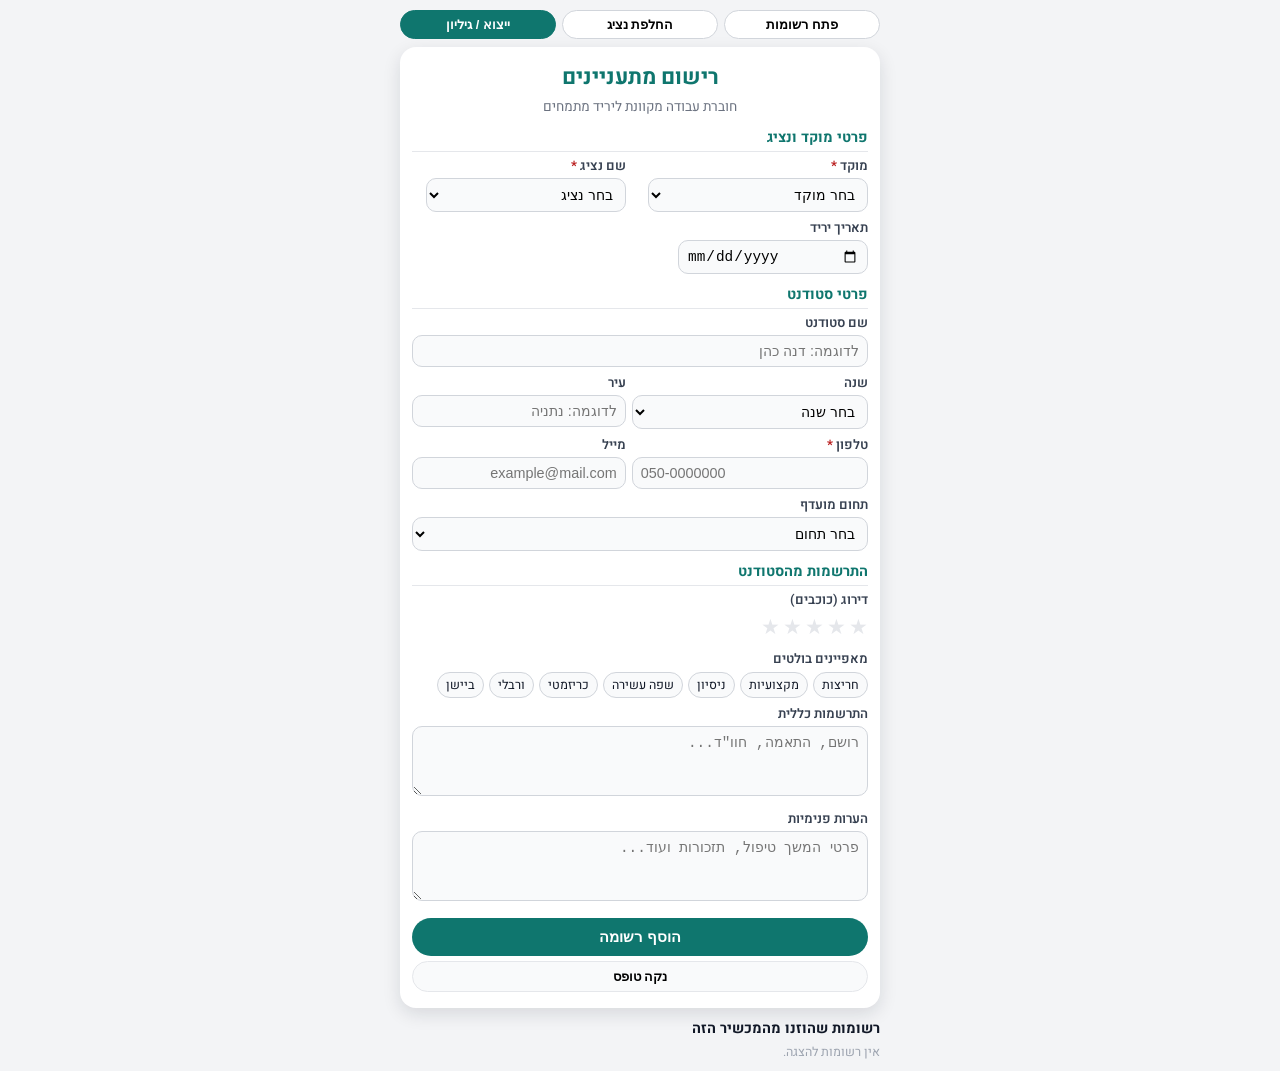
<file: index.html>
<!DOCTYPE html>
<html lang="he" dir="rtl">
<head>
  <meta charset="UTF-8">
  <meta name="viewport" content="width=device-width, initial-scale=1.0">
  <title>רישום מתעניינים – יריד מתמחים</title>
  <link href="https://fonts.googleapis.com/css2?family=Heebo:wght@400;500;700&display=swap" rel="stylesheet">

  <style>
    /* --- CSS: עיצוב האתר --- */
    *{box-sizing:border-box;}
    
    body{
      margin:0;
      padding:10px;
      font-family:'Heebo',sans-serif;
      background:#f3f4f6;
      color:#111827;
    }

    .shell{
      max-width:480px;
      margin:0 auto;
    }

    /* כפתורים עליונים */
    .top-bar{
      display:flex;
      gap:6px;
      margin-bottom:8px;
      flex-wrap:wrap;
      justify-content:space-between;
    }
    .top-btn{
      flex:1 1 0;
      border-radius:999px;
      border:1px solid #d1d5db;
      padding:6px 10px;
      font-size:.8rem;
      font-weight:600;
      background:#ffffff;
      cursor:pointer;
      text-align:center;
      white-space:nowrap;
    }
    .top-btn.main{
      background:#0f766e;
      color:#fff;
      border-color:#0f766e;
    }

    /* כרטיס ראשי */
    .card{
      background:#ffffff;
      border-radius:16px;
      box-shadow:0 6px 18px rgba(15,23,42,.12);
      padding:14px 12px 16px;
    }

    h1{
      margin:0 0 4px;
      font-size:1.35rem;
      text-align:center;
      color:#0f766e;
    }
    .subtitle{
      text-align:center;
      font-size:.85rem;
      color:#6b7280;
      margin-bottom:8px;
    }

    .section-title{
      margin:10px 0 4px;
      font-size:.9rem;
      font-weight:700;
      color:#0f766e;
      border-bottom:1px solid #e5e7eb;
      padding-bottom:3px;
    }

    /* גריד (סידור אלמנטים) */
    .grid{display:grid;gap:6px;}
    .grid-2{grid-template-columns: minmax(0,1.05fr) minmax(0,.95fr);}
    
    /* התאמה למובייל */
    @media(max-width:600px){
      .grid-2{grid-template-columns:1fr;}
    }

    label{
      display:block;
      font-size:.82rem;
      font-weight:600;
      color:#374151;
      margin-bottom:2px;
    }
    .req::after{
      content:" *";
      color:#b91c1c;
      font-weight:700;
    }

    input,select,textarea{
      width:100%;
      border-radius:10px;
      border:1px solid #d1d5db;
      padding:7px 8px;
      font-size:.9rem;
      background:#f9fafb;
    }
    input:focus,select:focus,textarea:focus{
      outline:none;
      border-color:#0f766e;
      background:#fff;
    }
    
    textarea{resize:vertical;min-height:70px;}
    .short{max-width:220px;}
    .short-inline{max-width:200px;}
    .hint{font-size:.75rem;color:#9ca3af;margin-top:1px;}
    
    .error{
      border-color:#dc2626!important;
      background:#fef2f2!important;
    }

    /* כפתורים תחתונים */
    .btn-main{
      width:100%;
      border:none;
      border-radius:999px;
      padding:10px;
      font-size:.96rem;
      font-weight:700;
      background:#0f766e;
      color:#fff;
      cursor:pointer;
      margin-top:10px;
    }
    .btn-sub{
      width:100%;
      margin-top:5px;
      border-radius:999px;
      padding:7px;
      font-size:.8rem;
      font-weight:600;
      border:1px solid #e5e7eb;
      background:#f9fafb;
      cursor:pointer;
    }

    .msg{
      margin-top:6px;
      font-size:.8rem;
      padding:5px 7px;
      border-radius:9px;
      display:none;
    }
    .msg-ok{background:#ecfdf3;border:1px solid #bbf7d0;color:#166534;}
    .msg-err{background:#fef2f2;border:1px solid #fecaca;color:#b91c1c;}

    /* רכיבים מיוחדים */
    .stars{display:inline-flex;gap:3px;direction:ltr;}
    .star{font-size:1.3rem;cursor:pointer;color:#e5e7eb;}
    .star.filled{color:#f59e0b;}

    .traits{display:flex;flex-wrap:wrap;gap:5px;margin-top:3px;}
    .trait-chip{
      border-radius:999px;
      border:1px solid #d1d5db;
      padding:3px 8px;
      font-size:.78rem;
      cursor:pointer;
      background:#f9fafb;
    }
    .trait-chip.active{
      background:#0f766e;
      color:#fff;
      border-color:#0f766e;
    }

    /* רשימת רשומות */
    .records-wrap{margin-top:10px;}
    .records-title{font-size:.9rem;font-weight:700;color:#111827;margin-bottom:4px;}
    .record-card{
      background:#eef2ff;
      border:1px solid #c7d2fe;
      border-radius:12px;
      padding:8px 9px;
      margin-bottom:6px;
      font-size:.8rem;
    }
    .record-header{display:flex;justify-content:space-between;gap:6px;margin-bottom:4px;}
    .record-meta{color:#4b5563;font-size:.76rem;}
    .record-actions{display:flex;gap:4px;}
    .icon-btn{
      border:none;
      background:#fff;
      border-radius:999px;
      padding:1px 7px;
      font-size:.7rem;
      cursor:pointer;
      display:flex;
      align-items:center;
      gap:3px;
    }
    .icon-btn.del{color:#b91c1c;}
    .icon-btn.edit{color:#065f46;}
  </style>
</head>
<body>

<div class="shell">
  <div class="top-bar">
    <button id="btnOpenRecords" class="top-btn">פתח רשומות</button>
    <button id="btnChangeAgent" class="top-btn">החלפת נציג</button>
    <button id="btnExportAdmin" class="top-btn main">ייצוא / גיליון</button>
  </div>

  <div class="card">
    <h1>רישום מתעניינים</h1>
    <div class="subtitle">חוברת עבודה מקוונת ליריד מתמחים</div>

    <div class="section-title">פרטי מוקד ונציג</div>
    <div class="grid grid-2">
      <div>
        <label class="req">מוקד</label>
        <select id="center" class="short">
          <option value="">בחר מוקד</option>
          <option>אוניברסיטת רייכמן</option>
          <option>(סימולציית שותפים לדרך)</option>
          <option>אוניברסיטת בר אילן</option>
          <option>אוניברסיטת תל-אביב</option>
          <option>מכללת שערי מדע ומשפט</option>
          <option>שותפים לדרך</option>
          <option>מכללת ספיר</option>
          <option>המכללה למנהל ראשל"צ</option>
          <option>האוניברסיטה העברית</option>
        </select>
      </div>
      <div>
        <label class="req">שם נציג</label>
        <select id="agent" class="short-inline">
          <option value="">בחר נציג</option>
        </select>
      </div>
    </div>
    
    <div class="grid" style="margin-top:6px;">
      <div style="max-width:190px;">
        <label>תאריך יריד</label>
        <input id="date" type="date">
      </div>
    </div>

    <div class="section-title">פרטי סטודנט</div>
    <div class="grid">
      <div>
        <label>שם סטודנט</label>
        <input id="name" type="text" placeholder="לדוגמה: דנה כהן">
      </div>
      <div class="grid grid-2">
        <div>
          <label>שנה</label>
          <select id="year">
            <option value="">בחר שנה</option>
            <option>שנה א'</option>
            <option>שנה ב'</option>
            <option>שנה ג'</option>
            <option>שנה ד'</option>
            <option>סטאז'</option>
          </select>
        </div>
        <div>
          <label>עיר</label>
          <input id="city" type="text" placeholder="לדוגמה: נתניה">
        </div>
      </div>
      <div class="grid grid-2">
        <div>
          <label class="req">טלפון</label>
          <input id="phone" type="tel" inputmode="tel" placeholder="050-0000000">
        </div>
        <div>
          <label>מייל</label>
          <input id="email" type="email" class="short" placeholder="example@mail.com">
        </div>
      </div>
      <div>
        <label>תחום מועדף</label>
        <select id="field">
          <option value="">בחר תחום</option>
          <option>ליטיגציה</option>
          <option>מסחרי</option>
          <option>חדלות פירעון</option>
          <option>דיני עבודה</option>
          <option>נזיקין</option>
          <option>משפחה</option>
          <option>פלילי</option>
        </select>
      </div>
    </div>

    <div class="section-title">התרשמות מהסטודנט</div>
    <div class="grid">
      <div>
        <label>דירוג (כוכבים)</label>
        <div id="stars" class="stars">
          <span class="star" data-val="1">★</span>
          <span class="star" data-val="2">★</span>
          <span class="star" data-val="3">★</span>
          <span class="star" data-val="4">★</span>
          <span class="star" data-val="5">★</span>
        </div>
      </div>
      <div>
        <label>מאפיינים בולטים</label>
        <div id="traitsBox" class="traits">
          <span class="trait-chip" data-t="חריצות">חריצות</span>
          <span class="trait-chip" data-t="מקצועיות">מקצועיות</span>
          <span class="trait-chip" data-t="ניסיון">ניסיון</span>
          <span class="trait-chip" data-t="שפה עשירה">שפה עשירה</span>
          <span class="trait-chip" data-t="כריזמטי">כריזמטי</span>
          <span class="trait-chip" data-t="ורבלי">ורבלי</span>
          <span class="trait-chip" data-t="ביישן">ביישן</span>
        </div>
      </div>
      <div>
        <label>התרשמות כללית</label>
        <textarea id="impression" placeholder="רושם, התאמה, חוו&quot;ד..."></textarea>
      </div>
      <div>
        <label>הערות פנימיות</label>
        <textarea id="notes" placeholder="פרטי המשך טיפול, תזכורות ועוד..."></textarea>
      </div>
    </div>

    <button id="btnSave" class="btn-main" type="button">הוסף רשומה</button>
    <button id="btnClear" class="btn-sub" type="button">נקה טופס</button>
    
    <div id="msgOk" class="msg msg-ok"></div>
    <div id="msgErr" class="msg msg-err"></div>
  </div>

  <div class="records-wrap">
    <div class="records-title">רשומות שהוזנו מהמכשיר הזה</div>
    <div id="recordsList"></div>
  </div>
</div>

<script>
// --- הגדרות ---
const API_URL    = 'https://script.google.com/macros/s/AKfycbwip8xRO6q99yg_iX5KRddVmv3suZmeCEQJ4_TGY4MVtENw3WcrDHUEnTUBI3D7KdE/exec';
const ADMIN_CODE = '2100';
const SHEET_URL  = 'https://docs.google.com/spreadsheets/d/1Oz32yNCobHdhz0APS4zl5O34rkqZxGvP0TJgPKKDLdk/edit?pli=1&gid=487137334#gid=487137334';

const STORAGE_KEY = 'lfp_records_v4';
const OWNER_KEY   = 'lfp_owner_id_v1';
const AGENT_KEY   = 'lfp_agent_name_v1';

let records = [];
let ownerId = null;
let editingId = null;
let currentRating = 0;

const E = id => document.getElementById(id);

// --- לוח זמנים ---
const FAIR_SCHEDULE = [
  { centerName:"אוניברסיטת רייכמן", date:"2025-12-01", agents:["יעקב","אופיר","שקד","גל"] },
  { centerName:"(סימולציית שותפים לדרך)", date:"2025-12-02", agents:["אורי","איתי שגב","ציונה"] },
  { centerName:"אוניברסיטת בר אילן", date:"2025-12-03", agents:["אילון","יעקב","אליאב","ביסאן"] },
  { centerName:"אוניברסיטת תל-אביב", date:"2025-12-04", agents:["אורי","אופיר","צליל"] },
  { centerName:"מכללת שערי מדע ומשפט", date:"2025-12-08", agents:["אורי","אופיר","צליל"] },
  { centerName:"שותפים לדרך", date:"2025-12-08", agents:["איתי*","ציונה*"] },
  { centerName:"מכללת ספיר", date:"2025-12-09", agents:["בקי","איתי"] },
  { centerName:"המכללה למנהל ראשל\"צ", date:"2025-12-25", agents:["אורי","ציונה","אופיר"] },
  { centerName:"האוניברסיטה העברית", date:"2025-12-28", agents:["אורי","אליאב"] }
];

function initOwner(){
  ownerId = localStorage.getItem(OWNER_KEY);
  if(!ownerId){
    ownerId = 'u_' + Date.now() + '_' + Math.random().toString(36).slice(2,8);
    localStorage.setItem(OWNER_KEY, ownerId);
  }
}

// --- נעילת נציג ---
function initAgentLock() {
  const savedAgent = localStorage.getItem(AGENT_KEY);
  if (!savedAgent) return;

  // מוצא מוקד שמתאים לנציג
  const slot = FAIR_SCHEDULE.find(s => s.agents.some(a => a.replace('*','').trim() === savedAgent));
  if (slot) {
    E('center').value = slot.centerName;
    onCenterChange();                 // ימלא את רשימת הנציגים + תאריך
    E('agent').value = savedAgent;
    E('agent').disabled = true;
  }
}

// --- אירועים בסיסיים ---

// פורמט טלפון: רק ספרות + מקף אחרי 3 ספרות
E('phone').addEventListener('input', () => {
  let digits = E('phone').value.replace(/\D/g,'').slice(0,10); // עד 10 ספרות
  if (digits.length <= 3) {
    E('phone').value = digits;
  } else {
    E('phone').value = digits.slice(0,3) + '-' + digits.slice(3);
  }
});

function updateStars(v){
  currentRating = v;
  document.querySelectorAll('#stars .star').forEach(s=>{
    const val = Number(s.dataset.val);
    s.classList.toggle('filled', val<=v);
  });
}
document.querySelectorAll('#stars .star').forEach(s=>{
  s.addEventListener('click',()=>updateStars(Number(s.dataset.val)));
});
document.querySelectorAll('.trait-chip').forEach(ch=>{
  ch.addEventListener('click',()=>ch.classList.toggle('active'));
});

// שינוי מוקד
function onCenterChange(){
  const val = E('center').value;
  const slot = FAIR_SCHEDULE.find(s=>s.centerName===val);
  const agentSel = E('agent');

  if(slot){
    E('date').value = slot.date;
    agentSel.innerHTML = '<option value="">בחר נציג</option>';
    slot.agents.forEach(a=>{
      const clean = a.replace('*','').trim();
      const opt = document.createElement('option');
      opt.value = clean;
      opt.textContent = clean;
      agentSel.appendChild(opt);
    });
  }else{
    E('date').value = '';
    agentSel.innerHTML = '<option value="">בחר נציג</option>';
  }
}
E('center').addEventListener('change', onCenterChange);

// --- ולידציה וניקוי ---
function clearErrors(){
  ['center','agent','phone','email'].forEach(id=>E(id).classList.remove('error'));
  E('msgErr').style.display='none';
  E('msgOk').style.display='none';
}
function isValidPhone(p){
  const d = (p||'').replace(/\D/g,'');
  // חובה, ולכן לא מאפשרים ריק
  if (!d) return false;
  return d.length===9 || d.length===10;
}
function isValidEmail(e){
  if(!e) return true;
  const re=/^[^\s@]+@[^\s@]+\.[^\s@]+$/;
  return re.test(e);
}

// פונקציית הניקוי
function clearForm(fullReset = false){
  clearErrors();
  ['name','year','city','phone','email','field','impression','notes'].forEach(id => E(id).value = '');
  updateStars(0);
  document.querySelectorAll('.trait-chip').forEach(ch => ch.classList.remove('active'));

  if(fullReset){
    E('center').value = '';
    onCenterChange();
    editingId = null;
  }
  window.scrollTo({top:0, behavior:'smooth'});
}

// --- שמירה ---
async function saveRecord(){
  clearErrors();
  const center = E('center').value.trim();
  const agent  = E('agent').value.trim();
  const date   = E('date').value;
  const name   = E('name').value.trim();
  const year   = E('year').value;
  const city   = E('city').value.trim();
  const phone  = E('phone').value.trim();
  const email  = E('email').value.trim();
  const field  = E('field').value;
  const impression = E('impression').value.trim();
  const notes      = E('notes').value.trim();
  const traits = Array.from(document.querySelectorAll('.trait-chip.active')).map(ch=>ch.dataset.t);

  const errors = [];
  if(!center){errors.push('יש לבחור מוקד.');E('center').classList.add('error');}
  if(!agent){errors.push('יש לבחור נציג.');E('agent').classList.add('error');}
  if(!isValidPhone(phone)){errors.push('מספר הטלפון אינו תקין.');E('phone').classList.add('error');}
  if(!isValidEmail(email)){errors.push('כתובת המייל אינה תקינה.');E('email').classList.add('error');}

  if(errors.length){
    E('msgErr').textContent = errors.join(' ');
    E('msgErr').style.display='block';
    return;
  }

  // נעילת נציג – נשמר פעם אחת
  if (!localStorage.getItem(AGENT_KEY)) {
    localStorage.setItem(AGENT_KEY, agent);
    E('agent').disabled = true;
  }

  const id = editingId || ('r_'+Date.now()+'_'+Math.random().toString(36).slice(2,7));
  const now = new Date();
  const time = now.toLocaleTimeString('he-IL', {hour:'2-digit', minute:'2-digit'});

  const rec = {
    id, ownerId, center, agent, date, time,
    name, year, city, phone, email, field,
    rating:currentRating, traits, impression, notes
  };

  const idx = records.findIndex(r=>r.id===id);
  if(idx>=0) records[idx]=rec;
  else records.push(rec);

  persistRecords();
  renderRecords();

  try{
    if(API_URL && API_URL.includes('script.google.com')){
      fetch(API_URL,{
        method:'POST',
        body:JSON.stringify({action:'add', ownerId, record:rec})
      });
    }
    E('msgOk').textContent = 'הטופס נשלח בהצלחה!';
    E('msgOk').style.display='block';
    alert('הנתונים נשמרו בהצלחה!');
  }catch(err){ console.error(err); }

  clearForm(false);
}

// --- טעינה ומחיקה ---
function loadRecords(){
  try{
    const raw = localStorage.getItem(STORAGE_KEY);
    records = raw ? JSON.parse(raw) : [];
  }catch{ records=[]; }
}
function persistRecords(){
  localStorage.setItem(STORAGE_KEY, JSON.stringify(records));
}

function renderRecords(){
  const box = E('recordsList');
  box.innerHTML='';
  const mine = records.filter(r=>r.ownerId===ownerId);
  if(!mine.length){
    box.innerHTML='<div style="font-size:.78rem;color:#9ca3af;">אין רשומות להצגה.</div>';
    return;
  }
  mine.sort((a,b) => b.id.localeCompare(a.id));

  mine.forEach(r=>{
    const div = document.createElement('div');
    div.className='record-card';
    div.innerHTML = `
      <div class="record-header">
        <div>
          <strong>${r.name || 'ללא שם'}</strong>
          <div class="record-meta">${r.time || ''} · ${r.center}</div>
        </div>
        <div class="record-actions">
          <button class="icon-btn edit" data-id="${r.id}">✏ ערוך</button>
          <button class="icon-btn del" data-id="${r.id}">🗑 מחק</button>
        </div>
      </div>
      <div class="record-meta">
        ${r.phone || '-'} · ${r.email || '-'}
      </div>
    `;
    box.appendChild(div);
  });

  box.querySelectorAll('.icon-btn.edit').forEach(btn => btn.addEventListener('click',()=>startEdit(btn.dataset.id)));
  box.querySelectorAll('.icon-btn.del').forEach(btn => btn.addEventListener('click',()=>deleteRecord(btn.dataset.id)));
}

function startEdit(id){
  const r = records.find(x=>x.id===id);
  if(!r) return;
  editingId = id;
  E('center').value=r.center||'';
  onCenterChange();
  E('agent').value=r.agent||'';
  E('date').value=r.date||'';
  E('name').value=r.name||'';
  E('year').value=r.year||'';
  E('city').value=r.city||'';
  E('phone').value=r.phone||'';
  E('email').value=r.email||'';
  E('field').value=r.field||'';
  E('impression').value=r.impression||'';
  E('notes').value=r.notes||'';
  document.querySelectorAll('.trait-chip').forEach(ch=>{
    ch.classList.toggle('active', (r.traits||[]).includes(ch.dataset.t));
  });
  updateStars(r.rating||0);
  window.scrollTo({top:0,behavior:'smooth'});
}

async function deleteRecord(id){
  const r = records.find(x=>x.id===id);
  if(!r) return;
  if(!confirm('למחוק את הרשומה?')) return;
  records = records.filter(x=>x.id!==id);
  persistRecords();
  renderRecords();
  try{
    if(API_URL) fetch(API_URL,{
      method:'POST',
      body:JSON.stringify({action:'delete', ownerId, record:r})
    });
  }catch(e){}
}

// --- כפתורים ראשיים ---
E('btnOpenRecords').addEventListener('click',()=>{
  E('recordsList').scrollIntoView({behavior:'smooth'});
});
E('btnChangeAgent').addEventListener('click', () => {
  if (!confirm('להחליף נציג? הבחירה הקבועה תימחק.')) return;
  localStorage.removeItem(AGENT_KEY);
  E('agent').disabled = false;
  E('agent').value = '';
});
E('btnExportAdmin').addEventListener('click',()=>{
  const code = prompt('קוד מורשה:');
  if(code===ADMIN_CODE) window.open(SHEET_URL,'_blank');
});
E('btnClear').addEventListener('click',()=>clearForm(true));
E('btnSave').addEventListener('click',saveRecord);

// --- אתחול ---
(function init(){
  initOwner();
  loadRecords();
  renderRecords();
  initAgentLock();
})();
</script>
</body>
</html>
</file>
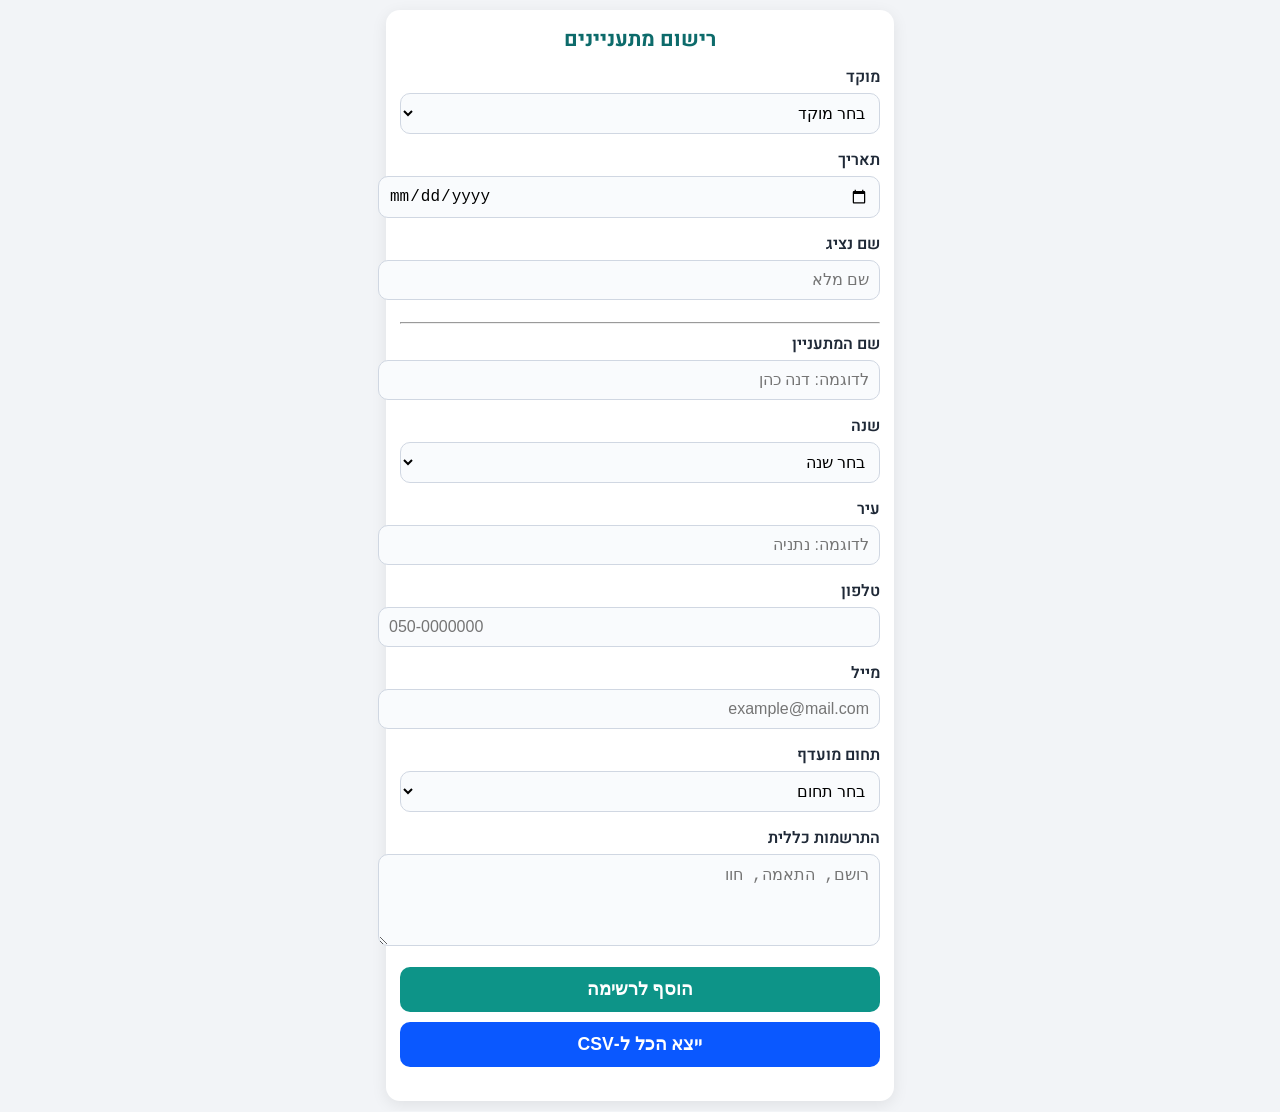
<file: interntrack/foldername/index.html>
<!DOCTYPE html>
<html lang="he" dir="rtl">
<head>
<meta charset="UTF-8">
<meta name="viewport" content="width=device-width, initial-scale=1.0">

<title>רישום מתעניינים – יריד מתמחים</title>

<link href="https://fonts.googleapis.com/css2?family=Heebo:wght@400;500;700&display=swap" rel="stylesheet">

<style>
body {
  font-family: 'Heebo', sans-serif;
  margin: 0;
  padding: 10px;
  background: #f2f4f7;
  color: #1f2937;
}

.container {
  max-width: 480px;
  margin: 0 auto;
  background: #fff;
  padding: 14px;
  border-radius: 14px;
  box-shadow: 0 4px 16px rgba(0,0,0,0.08);
}

h2 {
  text-align: center;
  margin: 0 0 10px;
  font-size: 1.3rem;
  color: #0d6b6b;
}

label {
  font-weight: 600;
  margin-bottom: 4px;
  display: block;
}

input, select, textarea {
  width: 100%;
  padding: 10px;
  font-size: 1rem;
  border-radius: 10px;
  border: 1px solid #d0d7e2;
  background: #f9fbfd;
  margin-bottom: 14px;
}

textarea {
  resize: vertical;
  min-height: 70px;
}

button {
  width: 100%;
  padding: 12px;
  background: #0d9488;
  color: white;
  border: none;
  border-radius: 10px;
  font-size: 1.1rem;
  font-weight: 700;
  cursor: pointer;
}

button:hover {
  background: #0b7f74;
}

/* רשימת הרשומות */
.record-list {
  margin-top: 20px;
}

.record {
  background: #e8f7f6;
  border: 1px solid #b4e1dd;
  padding: 12px;
  border-radius: 12px;
  margin-bottom: 10px;
  font-size: .95rem;
}

.export-btn {
  margin-top: 10px;
  background: #0a58ff !important;
}
</style>

</head>
<body>

<div class="container">
  <h2>רישום מתעניינים</h2>

  <label>מוקד</label>
  <select id="center">
    <option value="">בחר מוקד</option>
    <option>מכללת ספיר</option>
    <option>אוניברסיטת ת"א</option>
    <option>אוניברסיטת בר אילן</option>
    <option>המרכז הבינתחומי</option>
    <option>מכללת ר"ג</option>
  </select>

  <label>תאריך</label>
  <input type="date" id="date">

  <label>שם נציג</label>
  <input type="text" id="agent" placeholder="שם מלא">

  <hr>

  <label>שם המתעניין</label>
  <input type="text" id="name" placeholder="לדוגמה: דנה כהן">

  <label>שנה</label>
  <select id="year">
    <option value="">בחר שנה</option>
    <option>שנה א'</option>
    <option>שנה ב'</option>
    <option>שנה ג'</option>
    <option>שנה ד'</option>
    <option>סטאז'</option>
  </select>

  <label>עיר</label>
  <input type="text" id="city" placeholder="לדוגמה: נתניה">

  <label>טלפון</label>
  <input type="tel" id="phone" placeholder="050-0000000">

  <label>מייל</label>
  <input type="email" id="email" placeholder="example@mail.com">

  <label>תחום מועדף</label>
  <select id="field">
    <option value="">בחר תחום</option>
    <option>ליטיגציה</option>
    <option>מסחרי</option>
    <option>חדלות פירעון</option>
    <option>עבודה</option>
    <option>נזיקין</option>
    <option>משפחה</option>
    <option>פלילי</option>
  </select>

  <label>התרשמות כללית</label>
  <textarea id="notes" placeholder="רושם, התאמה, חוו"ד..."></textarea>

  <button onclick="addRecord()">הוסף לרשימה</button>

  <button class="export-btn" onclick="exportData()">ייצא הכל ל-CSV</button>

  <div class="record-list" id="list"></div>

</div>

<script>
let records = [];

function addRecord(){
  const data = {
    center: center.value,
    date: date.value,
    agent: agent.value,
    name: name.value,
    year: year.value,
    city: city.value,
    phone: phone.value,
    email: email.value,
    field: field.value,
    notes: notes.value
  };

  records.push(data);
  renderRecords();

  // איפוס
  name.value = "";
  city.value = "";
  phone.value = "";
  email.value = "";
  field.value = "";
  notes.value = "";
}

function renderRecords(){
  const box = document.getElementById("list");
  box.innerHTML = "";

  records.forEach(r => {
    box.innerHTML += `
      <div class="record">
        <b>${r.name}</b> • ${r.year}<br>
        ${r.city} • ${r.phone}<br>
        מייל: ${r.email}<br>
        תחום: ${r.field}<br>
        <small>מוקד: ${r.center} | ${r.date} | נציג: ${r.agent}</small><br>
        <div><i>${r.notes}</i></div>
      </div>
    `;
  });
}

function exportData(){
  let csv = "מוקד,תאריך,נציג,שם,שנה,עיר,טלפון,מייל,תחום,התרשמות\n";

  records.forEach(r=>{
    csv += `${r.center},${r.date},${r.agent},${r.name},${r.year},${r.city},${r.phone},${r.email},${r.field},${r.notes}\n`;
  });

  const blob = new Blob([csv], {type:"text/csv"});
  const url = URL.createObjectURL(blob);

  const a = document.createElement("a");
  a.href = url;
  a.download = "רשומות_יריד.csv";
  a.click();
}
</script>

</body>
</html>
</file>
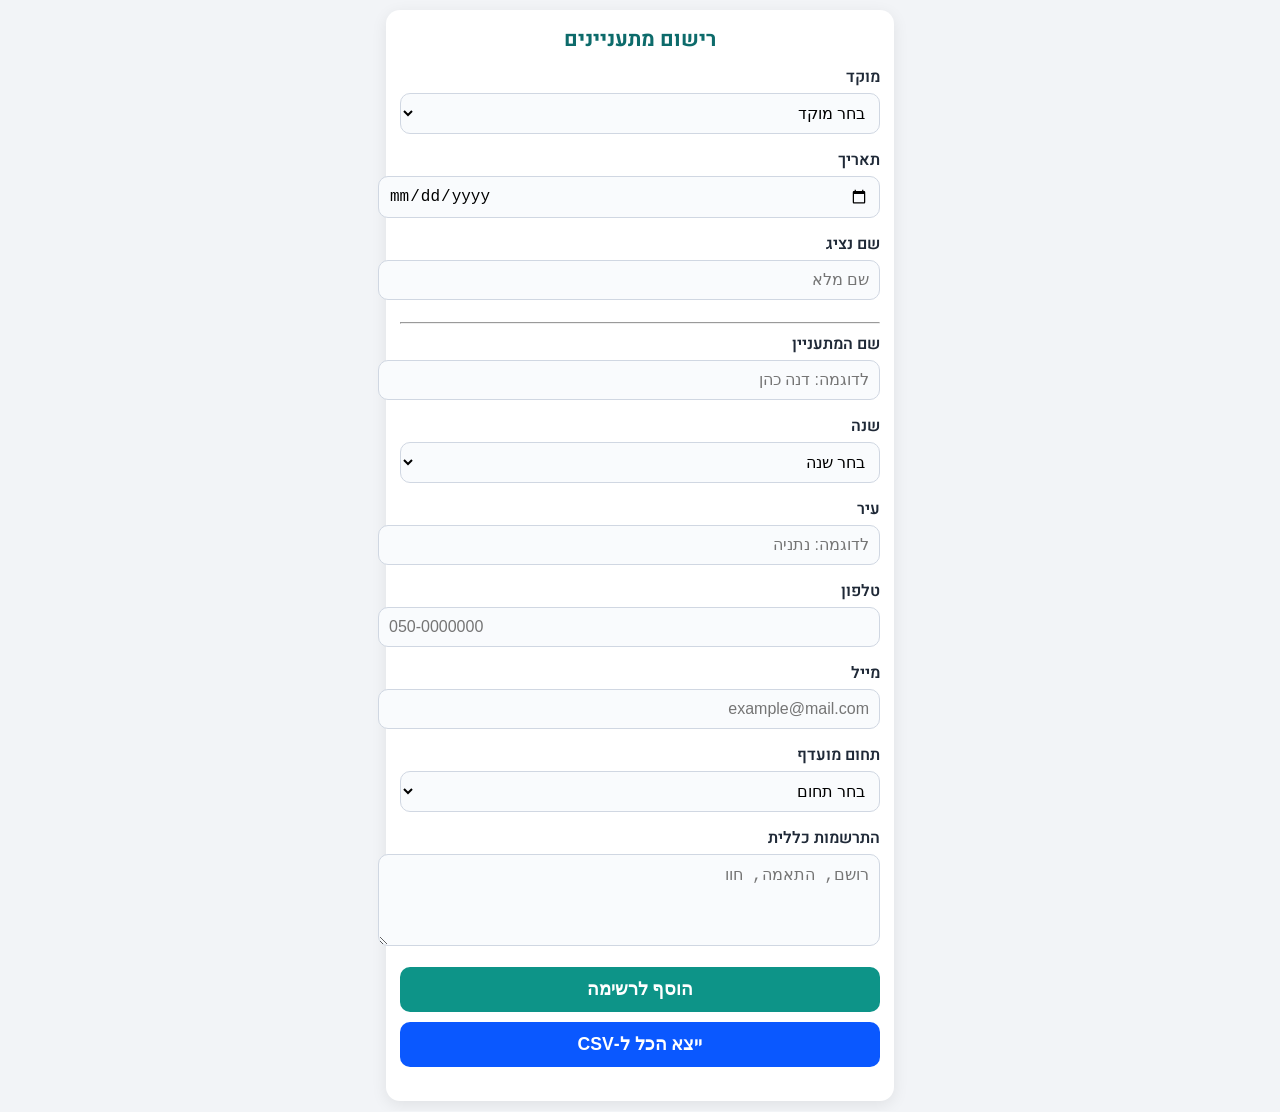
<file: PILOT-V1.html>
<!DOCTYPE html>
<html lang="he" dir="rtl">
<head>
<meta charset="UTF-8">
<meta name="viewport" content="width=device-width, initial-scale=1.0">

<title>רישום מתעניינים – יריד מתמחים</title>

<link href="https://fonts.googleapis.com/css2?family=Heebo:wght@400;500;700&display=swap" rel="stylesheet">

<style>
body {
  font-family: 'Heebo', sans-serif;
  margin: 0;
  padding: 10px;
  background: #f2f4f7;
  color: #1f2937;
}

.container {
  max-width: 480px;
  margin: 0 auto;
  background: #fff;
  padding: 14px;
  border-radius: 14px;
  box-shadow: 0 4px 16px rgba(0,0,0,0.08);
}

h2 {
  text-align: center;
  margin: 0 0 10px;
  font-size: 1.3rem;
  color: #0d6b6b;
}

label {
  font-weight: 600;
  margin-bottom: 4px;
  display: block;
}

input, select, textarea {
  width: 100%;
  padding: 10px;
  font-size: 1rem;
  border-radius: 10px;
  border: 1px solid #d0d7e2;
  background: #f9fbfd;
  margin-bottom: 14px;
}

textarea {
  resize: vertical;
  min-height: 70px;
}

button {
  width: 100%;
  padding: 12px;
  background: #0d9488;
  color: white;
  border: none;
  border-radius: 10px;
  font-size: 1.1rem;
  font-weight: 700;
  cursor: pointer;
}

button:hover {
  background: #0b7f74;
}

/* רשימת הרשומות */
.record-list {
  margin-top: 20px;
}

.record {
  background: #e8f7f6;
  border: 1px solid #b4e1dd;
  padding: 12px;
  border-radius: 12px;
  margin-bottom: 10px;
  font-size: .95rem;
}

.export-btn {
  margin-top: 10px;
  background: #0a58ff !important;
}
</style>

</head>
<body>

<div class="container">
  <h2>רישום מתעניינים</h2>

  <label>מוקד</label>
  <select id="center">
    <option value="">בחר מוקד</option>
    <option>מכללת ספיר</option>
    <option>אוניברסיטת ת"א</option>
    <option>אוניברסיטת בר אילן</option>
    <option>המרכז הבינתחומי</option>
    <option>מכללת ר"ג</option>
  </select>

  <label>תאריך</label>
  <input type="date" id="date">

  <label>שם נציג</label>
  <input type="text" id="agent" placeholder="שם מלא">

  <hr>

  <label>שם המתעניין</label>
  <input type="text" id="name" placeholder="לדוגמה: דנה כהן">

  <label>שנה</label>
  <select id="year">
    <option value="">בחר שנה</option>
    <option>שנה א'</option>
    <option>שנה ב'</option>
    <option>שנה ג'</option>
    <option>שנה ד'</option>
    <option>סטאז'</option>
  </select>

  <label>עיר</label>
  <input type="text" id="city" placeholder="לדוגמה: נתניה">

  <label>טלפון</label>
  <input type="tel" id="phone" placeholder="050-0000000">

  <label>מייל</label>
  <input type="email" id="email" placeholder="example@mail.com">

  <label>תחום מועדף</label>
  <select id="field">
    <option value="">בחר תחום</option>
    <option>ליטיגציה</option>
    <option>מסחרי</option>
    <option>חדלות פירעון</option>
    <option>עבודה</option>
    <option>נזיקין</option>
    <option>משפחה</option>
    <option>פלילי</option>
  </select>

  <label>התרשמות כללית</label>
  <textarea id="notes" placeholder="רושם, התאמה, חוו"ד..."></textarea>

  <button onclick="addRecord()">הוסף לרשימה</button>

  <button class="export-btn" onclick="exportData()">ייצא הכל ל-CSV</button>

  <div class="record-list" id="list"></div>

</div>

<script>
let records = [];

function addRecord(){
  const data = {
    center: center.value,
    date: date.value,
    agent: agent.value,
    name: name.value,
    year: year.value,
    city: city.value,
    phone: phone.value,
    email: email.value,
    field: field.value,
    notes: notes.value
  };

  records.push(data);
  renderRecords();

  // איפוס
  name.value = "";
  city.value = "";
  phone.value = "";
  email.value = "";
  field.value = "";
  notes.value = "";
}

function renderRecords(){
  const box = document.getElementById("list");
  box.innerHTML = "";

  records.forEach(r => {
    box.innerHTML += `
      <div class="record">
        <b>${r.name}</b> • ${r.year}<br>
        ${r.city} • ${r.phone}<br>
        מייל: ${r.email}<br>
        תחום: ${r.field}<br>
        <small>מוקד: ${r.center} | ${r.date} | נציג: ${r.agent}</small><br>
        <div><i>${r.notes}</i></div>
      </div>
    `;
  });
}

function exportData(){
  let csv = "מוקד,תאריך,נציג,שם,שנה,עיר,טלפון,מייל,תחום,התרשמות\n";

  records.forEach(r=>{
    csv += `${r.center},${r.date},${r.agent},${r.name},${r.year},${r.city},${r.phone},${r.email},${r.field},${r.notes}\n`;
  });

  const blob = new Blob([csv], {type:"text/csv"});
  const url = URL.createObjectURL(blob);

  const a = document.createElement("a");
  a.href = url;
  a.download = "רשומות_יריד.csv";
  a.click();
}
</script>

</body>
</html>
</file>
